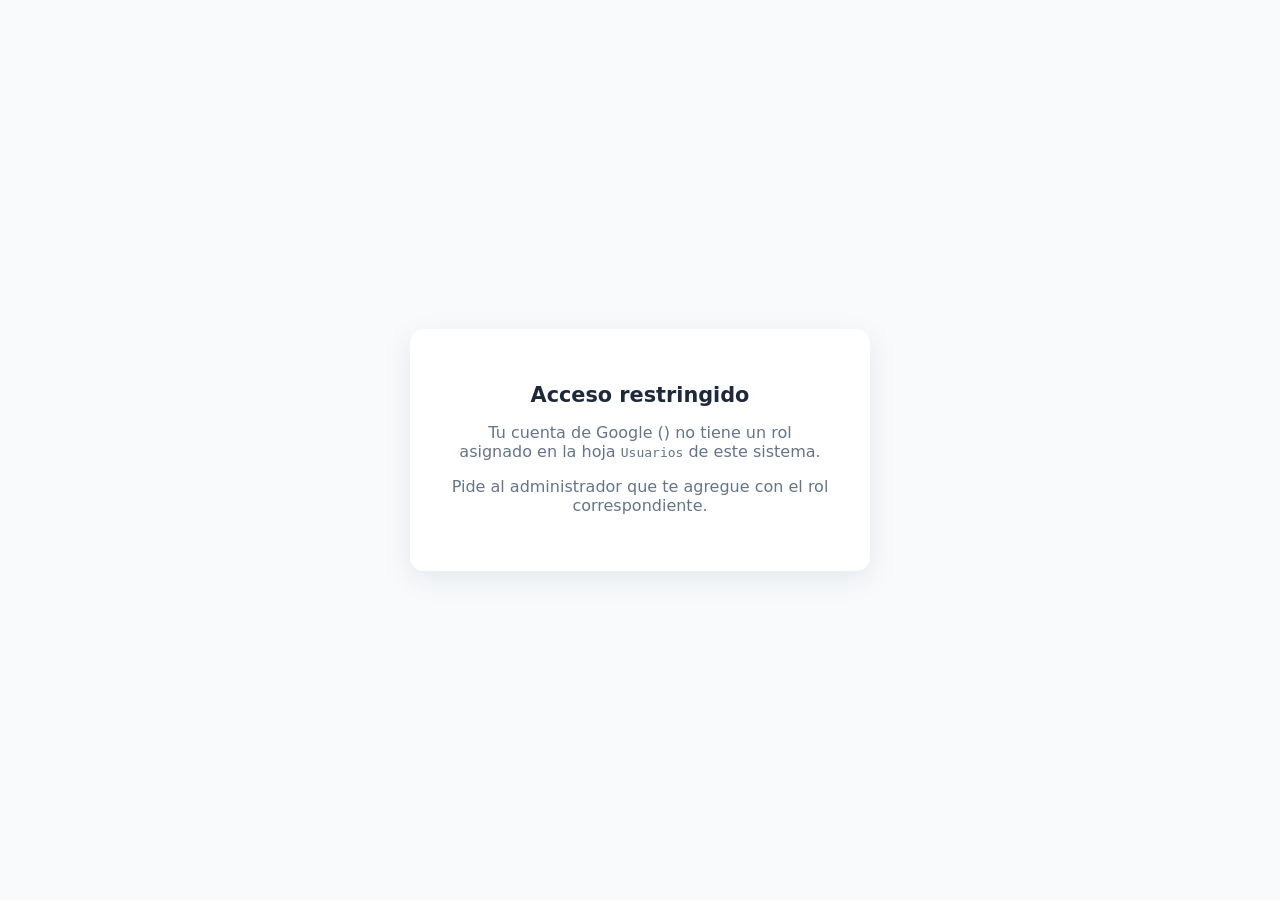
<file: Acceso.html>
<!DOCTYPE html>
<html>
<head>
  <base target="_top">
  <meta charset="UTF-8">
  <style>
    body { font-family: 'Inter', system-ui, sans-serif; display: flex; align-items: center; justify-content: center; height: 100vh; margin: 0; background: #f8fafc; color: #1e293b; }
    .caja { text-align: center; max-width: 380px; padding: 40px; background: #fff; border-radius: 14px; box-shadow: 0 8px 30px rgba(15,23,42,.08); }
    h1 { font-size: 1.3rem; }
    p { color: #64748b; }
  </style>
</head>
<body>
  <div class="caja">
    <h1>Acceso restringido</h1>
    <p>Tu cuenta de Google (<strong><?= usuarioActual ?></strong>) no tiene un rol asignado en la hoja <code>Usuarios</code> de este sistema.</p>
    <p>Pide al administrador que te agregue con el rol correspondiente.</p>
  </div>
</body>
</html>
</file>
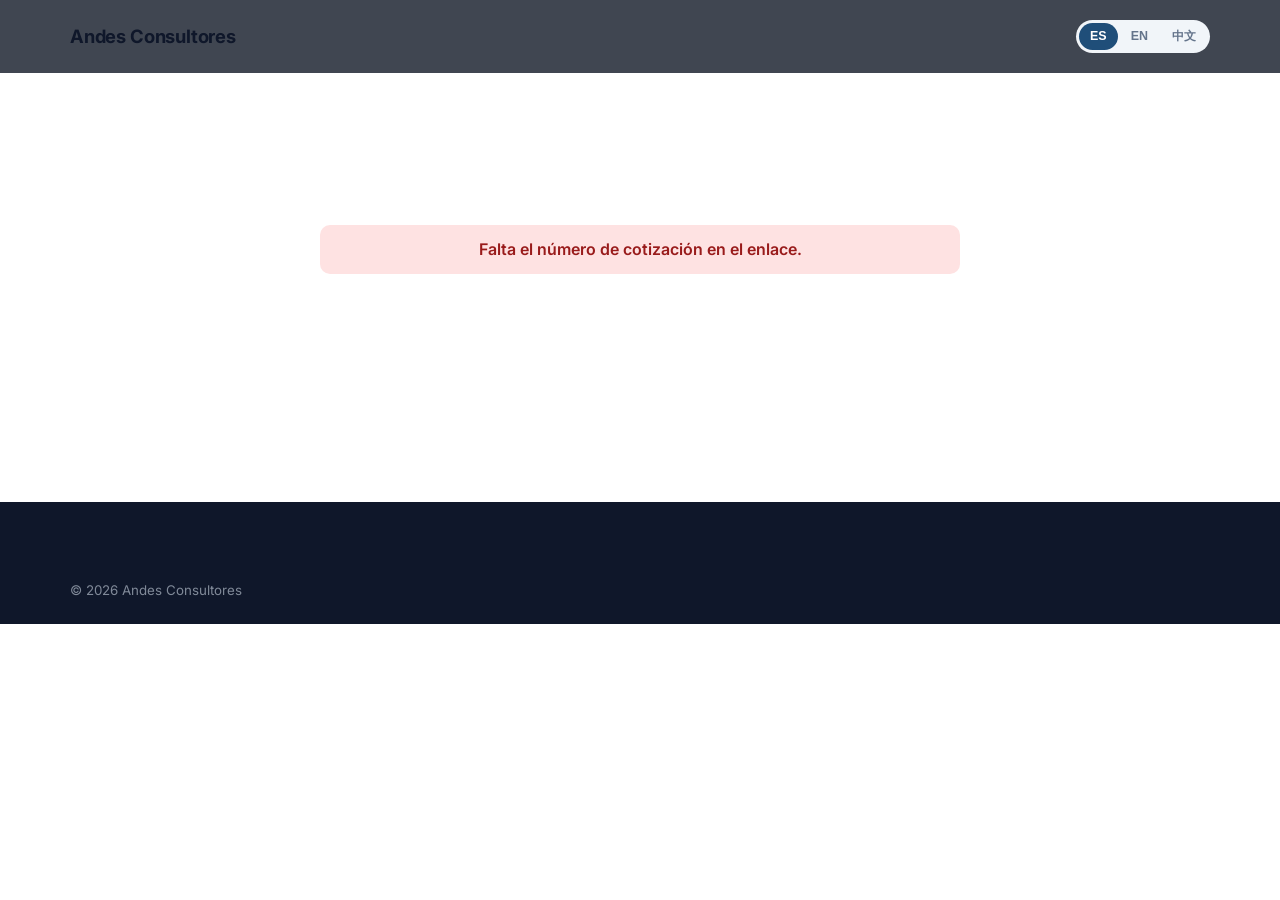
<file: cotizacion.html>
<!DOCTYPE html>
<html lang="es">
<head>
<meta charset="UTF-8">
<meta name="viewport" content="width=device-width, initial-scale=1.0">
<title>Tu cotización</title>
<link href="https://fonts.googleapis.com/css2?family=Inter:wght@400;500;600;700&display=swap" rel="stylesheet">
<link rel="stylesheet" href="css/estilo.css">
</head>
<body>
<header class="cabecera"><div class="contenedor"><a class="logo" href="index.html" id="logo-empresa">—</a>
  <div class="selector-idioma" id="selector-idioma" role="group" aria-label="Idioma / Language / 语言">
    <button type="button" data-idioma="es">ES</button><button type="button" data-idioma="en">EN</button><button type="button" data-idioma="zh">中文</button>
  </div>
</div></header>
<main>
  <section>
    <div class="contenedor" style="max-width:720px">
      <div id="cotizacion" class="cargando"></div>
    </div>
  </section>
</main>
<footer class="pie"><div class="contenedor"><small id="pie-empresa"></small></div></footer>

<script src="js/i18n.js"></script>
<script src="js/config.js"></script>
<script>
(async function () {
  document.getElementById('cotizacion').textContent = I18n.t('cargando_cotizacion');
  document.getElementById('selector-idioma').addEventListener('click', function (ev) {
    var btn = ev.target.closest('[data-idioma]'); if (!btn) { return; }
    I18n.setIdioma(btn.getAttribute('data-idioma')); pintarSelector_(); cargar().catch(manejarError_);
  });
  function pintarSelector_() {
    document.querySelectorAll('#selector-idioma button').forEach(function (b) { b.classList.toggle('activo', b.getAttribute('data-idioma') === I18n.idioma()); });
  }
  pintarSelector_();

  await window.Sitio.iniciar();
  document.getElementById('logo-empresa').textContent = window.Sitio.estado.config.empresa_nombre || '';
  document.getElementById('pie-empresa').textContent = '© ' + new Date().getFullYear() + ' ' + (window.Sitio.estado.config.empresa_nombre || '');

  function esc(s) { var d = document.createElement('div'); d.textContent = s === undefined || s === null ? '' : String(s); return d.innerHTML; }
  var fmt = function (n) { return '$' + Math.round(Number(n)).toLocaleString('es-CL'); };

  var id = new URLSearchParams(location.search).get('id');
  var cont = document.getElementById('cotizacion');
  if (!id) { cont.innerHTML = '<p class="mensaje-estado error">' + I18n.t('falta_id_cotizacion') + '</p>'; return; }

  async function cargar() {
    var c = await window.Sitio.llamarApi('cotizacion.obtener', { id_cotizacion: id });
    var filas = c.items.map(function (l) {
      return '<tr><td>' + esc(l.nombre_item) + (l.plan_item ? ' — ' + esc(l.plan_item) : '') + '</td><td>' + l.cantidad + '</td><td>' + fmt(l.precio_unitario) + '</td></tr>';
    }).join('');
    var puedeResponder = c.estado === 'enviada';
    cont.innerHTML =
      '<div class="seccion-encabezado"><h2>' + esc(I18n.t('cotizacion_titulo', { id: c.id_cotizacion })) + '</h2>' +
      '<p>' + esc(I18n.t('cotizacion_para', { nombre: c.cliente_nombre, estado: c.estado })) + '</p></div>' +
      '<table class="comparativa"><thead><tr><th>' + I18n.t('col_item') + '</th><th>' + I18n.t('col_cantidad') + '</th><th>' + I18n.t('col_precio') + '</th></tr></thead><tbody>' + filas + '</tbody></table>' +
      '<p style="text-align:right; margin-top:16px">' + I18n.t('subtotal') + ': ' + fmt(c.subtotal) + '<br>' + I18n.t('descuento') + ': ' + fmt(c.descuento) +
      '<br>' + I18n.t('iva') + ': ' + fmt(c.impuesto) + '<br><strong style="font-size:1.3rem">' + I18n.t('total_pagar') + ': ' + fmt(c.total) + '</strong></p>' +
      '<p><a href="' + c.url_pdf + '" target="_blank">' + I18n.t('ver_pdf_cotizacion') + '</a></p>' +
      (puedeResponder
        ? '<div class="acciones" style="display:flex; gap:14px; margin-top:20px">' +
          '<button class="btn btn-primario" id="btn-aceptar">' + I18n.t('aceptar_cotizacion') + '</button>' +
          '<button class="btn btn-secundario" id="btn-rechazar">' + I18n.t('rechazar_cotizacion') + '</button></div>'
        : '') +
      '<p id="mensaje-respuesta"></p>';

    if (puedeResponder) {
      document.getElementById('btn-aceptar').addEventListener('click', function () { responder_(true); });
      document.getElementById('btn-rechazar').addEventListener('click', function () { responder_(false); });
    }
  }

  async function responder_(aceptar) {
    var msj = document.getElementById('mensaje-respuesta');
    msj.textContent = I18n.t('enviando_respuesta');
    try {
      await window.Sitio.llamarApi('cotizacion.responder', { id_cotizacion: id, aceptar: aceptar });
      if (aceptar) {
        msj.innerHTML = '<span class="mensaje-estado ok">' + I18n.t('contrato_generando') + '</span>' + await formasDePago_();
      } else {
        msj.innerHTML = '<span class="mensaje-estado">' + I18n.t('cotizacion_rechazada') + '</span>';
      }
      cargar();
    } catch (e) { msj.innerHTML = '<span class="mensaje-estado error">' + e.message + '</span>'; }
  }

  async function formasDePago_() {
    try {
      var m = await window.Sitio.llamarApi('pagos.datos', {});
      var t = m.detalle.transferencia;
      var bloques = [];
      if (t && t.numero) {
        bloques.push('<strong>Transferencia:</strong> ' + esc(t.banco) + ', ' + esc(t.tipo_cuenta) + ' ' + esc(t.numero) + ', RUT ' + esc(t.rut) + ' (' + esc(t.titular) + '). Envía tu comprobante a ' + esc(t.email) + '.');
      }
      if (m.detalle.paypal) { bloques.push('<strong>PayPal:</strong> <a href="https://' + esc(m.detalle.paypal.replace(/^https?:\/\//, '')) + '" target="_blank">' + esc(m.detalle.paypal) + '</a>'); }
      if (m.detalle.mercado_pago) { bloques.push('<strong>Mercado Pago:</strong> te enviaremos el link de pago por correo.'); }
      if (m.detalle.whatsapp) { bloques.push('<strong>WhatsApp:</strong> <a href="https://wa.me/' + esc(m.detalle.whatsapp) + '" target="_blank">coordinar pago</a>'); }
      return bloques.length ? '<div class="campo" style="margin-top:16px"><label>' + I18n.t('como_pagar') + '</label><p>' + bloques.join('<br>') + '</p></div>' : '';
    } catch (e) { return ''; }
  }

  function manejarError_(e) { cont.innerHTML = '<p class="mensaje-estado error">' + I18n.t('no_se_pudo_cargar_cotizacion', { error: e.message }) + '</p>'; }
  try { await cargar(); } catch (e) { manejarError_(e); }
})();
</script>
</body>
</html>
</file>
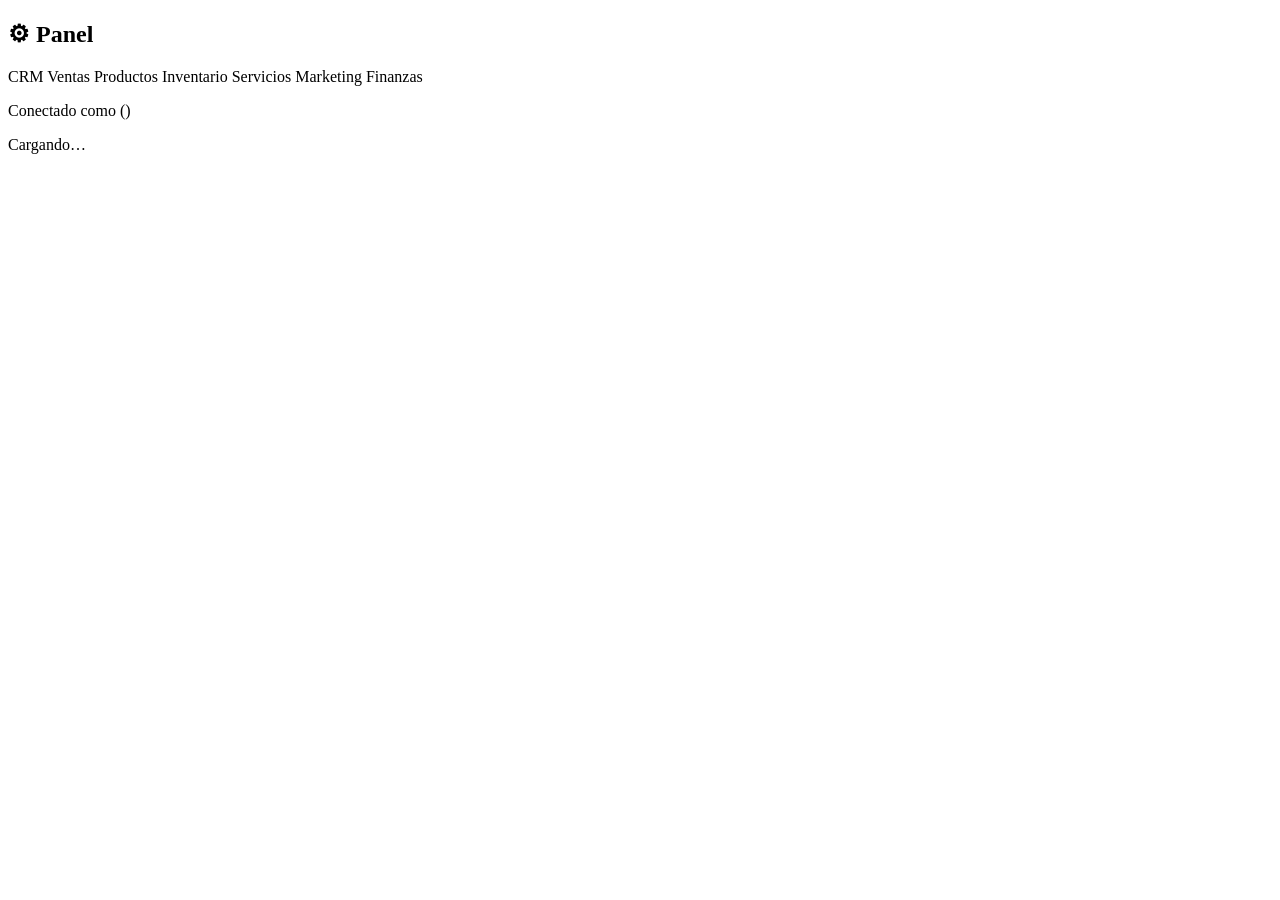
<file: Dashboard.html>
<!DOCTYPE html>
<html>
<head>
  <base target="_top">
  <meta charset="UTF-8">
  <meta name="viewport" content="width=device-width, initial-scale=1.0">
  <title>Panel de administración</title>
  <?!= incluir('Dashboard_Css'); ?>
</head>
<body>
  <div class="app">
    <aside class="barra-lateral">
      <h1>⚙ Panel</h1>
      <nav>
        <a data-modulo="CRM" onclick="irAModulo('CRM')">CRM</a>
        <a data-modulo="Ventas" onclick="irAModulo('Ventas')">Ventas</a>
        <a data-modulo="Productos" onclick="irAModulo('Productos')">Productos</a>
        <a data-modulo="Inventario" onclick="irAModulo('Inventario')">Inventario</a>
        <a data-modulo="Servicios" onclick="irAModulo('Servicios')">Servicios</a>
        <a data-modulo="Marketing" onclick="irAModulo('Marketing')">Marketing</a>
        <a data-modulo="Finanzas" onclick="irAModulo('Finanzas')">Finanzas</a>
      </nav>
    </aside>
    <main class="principal">
      <p class="usuario-actual">Conectado como <?= usuario.email ?> (<?= usuario.rol ?>)</p>
      <div id="panel-principal"><div class="cargando">Cargando…</div></div>
    </main>
  </div>
  <?!= incluir('Dashboard_Js'); ?>
</body>
</html>
</file>
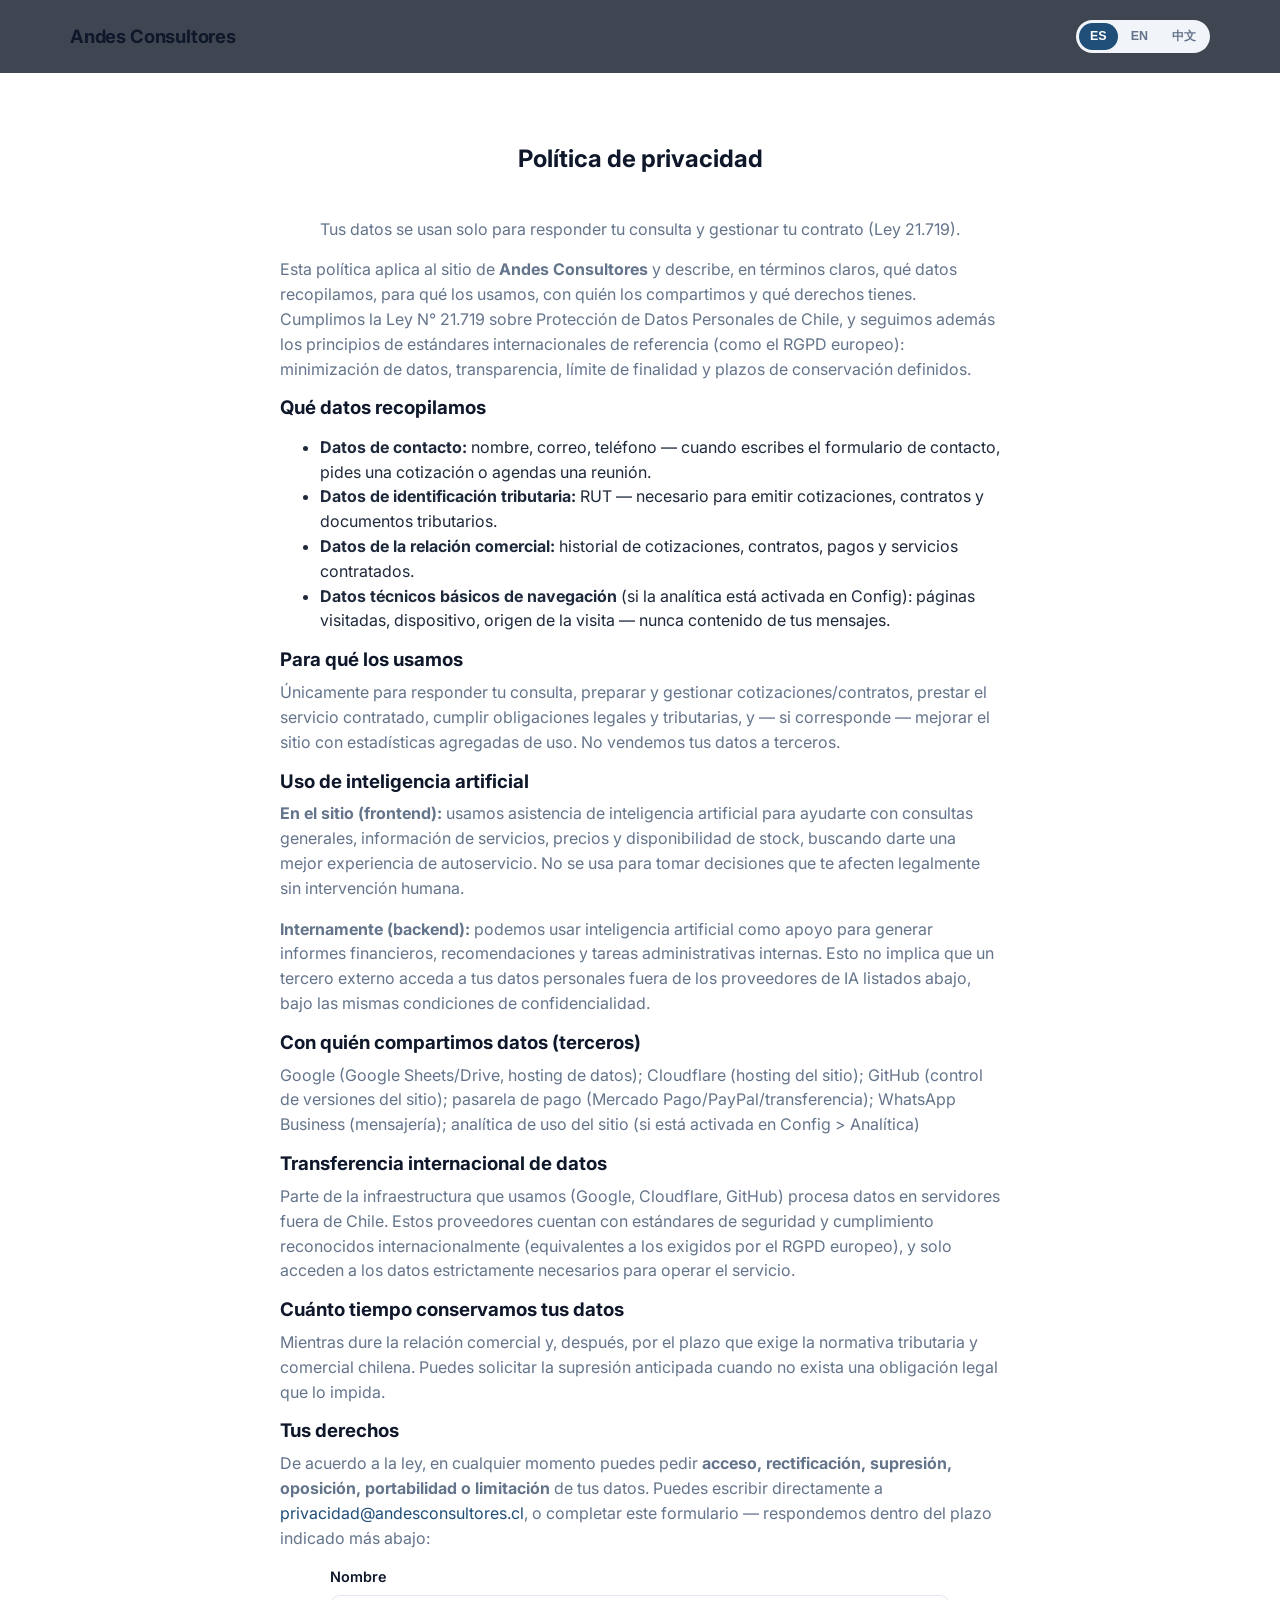
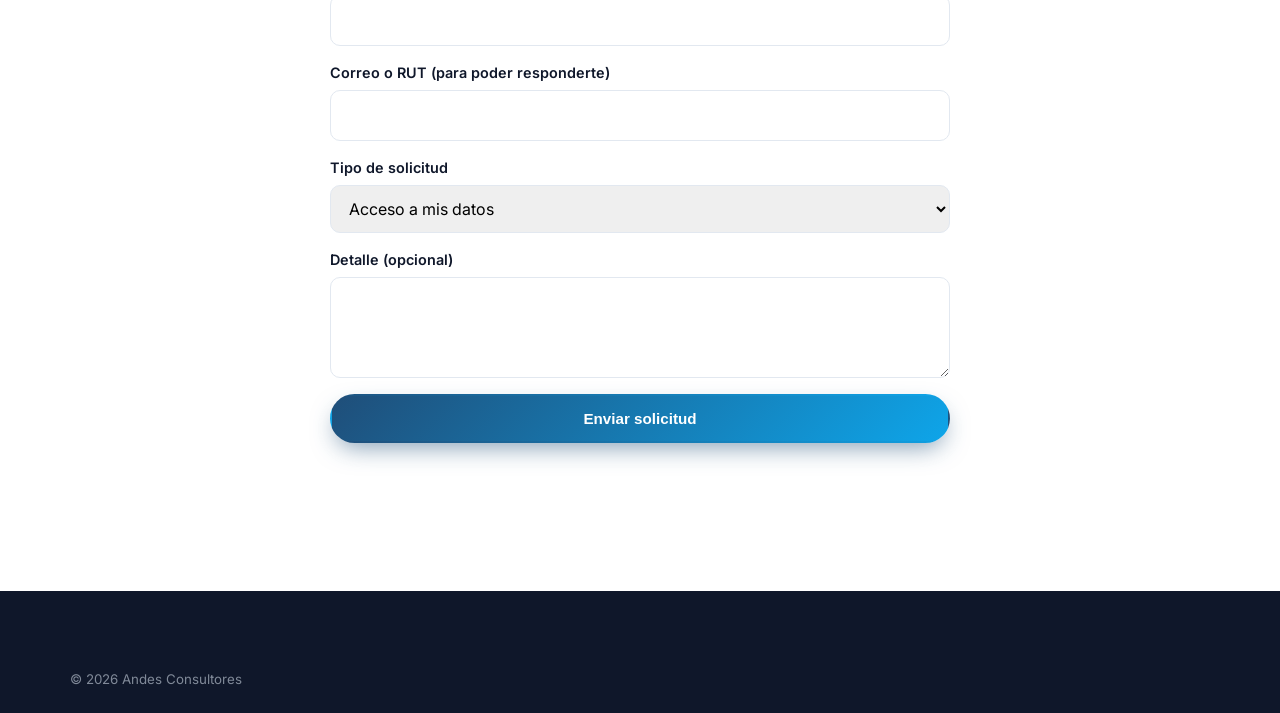
<file: privacidad.html>
<!DOCTYPE html>
<html lang="es">
<head>
<meta charset="UTF-8">
<meta name="viewport" content="width=device-width, initial-scale=1.0">
<title>Política de privacidad</title>
<link href="https://fonts.googleapis.com/css2?family=Inter:wght@400;500;600;700&display=swap" rel="stylesheet">
<link rel="stylesheet" href="css/estilo.css">
</head>
<body>
<header class="cabecera"><div class="contenedor"><a class="logo" href="index.html" id="logo-empresa">—</a>
  <div class="selector-idioma" id="selector-idioma" role="group" aria-label="Idioma / Language / 语言">
    <button type="button" data-idioma="es">ES</button><button type="button" data-idioma="en">EN</button><button type="button" data-idioma="zh">中文</button>
  </div>
</div></header>
<main>
  <section>
    <div class="contenedor" style="max-width:760px">
      <div class="seccion-encabezado"><h2 id="titulo-politica"></h2></div>
      <p id="aviso-corto" style="text-align:center; color:var(--color-texto-suave)"></p>

      <div id="cuerpo-politica"></div>

      <form class="formulario" id="form-arco">
        <div class="campo"><label id="lbl-nombre">Nombre</label><input name="nombre" type="text"></div>
        <div class="campo"><label id="lbl-contacto">Correo o RUT (para poder responderte)</label><input required name="contacto" type="text"></div>
        <div class="campo"><label id="lbl-tipo">Tipo de solicitud</label>
          <select name="tipo" required id="select-tipo">
            <option value="acceso">Acceso a mis datos</option>
            <option value="rectificacion">Rectificación de datos inexactos</option>
            <option value="supresion">Supresión de mis datos</option>
            <option value="oposicion">Oposición a un tratamiento</option>
            <option value="portabilidad">Portabilidad a otro responsable</option>
            <option value="limitacion">Limitación del tratamiento</option>
          </select>
        </div>
        <div class="campo"><label id="lbl-detalle">Detalle (opcional)</label><textarea name="detalle" rows="3"></textarea></div>
        <button class="btn btn-primario" type="submit" id="btn-enviar-arco">Enviar solicitud</button>
        <div id="estado-arco"></div>
      </form>
    </div>
  </section>
</main>
<footer class="pie"><div class="contenedor"><small id="pie-empresa"></small></div></footer>

<script src="js/i18n.js"></script>
<script src="js/config.js"></script>
<script>
(async function () {
  function esc(s) { var d = document.createElement('div'); d.textContent = s === undefined || s === null ? '' : String(s); return d.innerHTML; }

  // ---- Textos legales completos por idioma. Los valores entre {} se completan con datos
  // reales de Config (nombre de la empresa, correo del encargado, terceros configurados) — así
  // el texto siempre refleja lo que hay cargado en la hoja, sin quedar desactualizado. ----
  var TEXTOS = {
    es: {
      titulo: 'Política de privacidad', enviando: 'Enviando…', enviar: 'Enviar solicitud',
      lblNombre: 'Nombre', lblContacto: 'Correo o RUT (para poder responderte)', lblTipo: 'Tipo de solicitud', lblDetalle: 'Detalle (opcional)',
      tipos: { acceso: 'Acceso a mis datos', rectificacion: 'Rectificación de datos inexactos', supresion: 'Supresión de mis datos', oposicion: 'Oposición a un tratamiento', portabilidad: 'Portabilidad a otro responsable', limitacion: 'Limitación del tratamiento' },
      ok: function (id, fecha) { return 'Solicitud ' + id + ' recibida. Te responderemos antes del ' + fecha + '.'; },
      cuerpo: function (v) {
        return (
          '<p>Esta política aplica al sitio de <strong>' + v.empresa + '</strong> y describe, en términos claros, qué datos recopilamos, para qué los usamos, ' +
          'con quién los compartimos y qué derechos tienes. Cumplimos la Ley N° 21.719 sobre Protección de Datos Personales de Chile, y seguimos además ' +
          'los principios de estándares internacionales de referencia (como el RGPD europeo): minimización de datos, transparencia, límite de finalidad y plazos de conservación definidos.</p>' +
          '<h3>Qué datos recopilamos</h3><ul>' +
          '<li><strong>Datos de contacto:</strong> nombre, correo, teléfono — cuando escribes el formulario de contacto, pides una cotización o agendas una reunión.</li>' +
          '<li><strong>Datos de identificación tributaria:</strong> RUT — necesario para emitir cotizaciones, contratos y documentos tributarios.</li>' +
          '<li><strong>Datos de la relación comercial:</strong> historial de cotizaciones, contratos, pagos y servicios contratados.</li>' +
          '<li><strong>Datos técnicos básicos de navegación</strong> (si la analítica está activada en Config): páginas visitadas, dispositivo, origen de la visita — nunca contenido de tus mensajes.</li>' +
          '</ul>' +
          '<h3>Para qué los usamos</h3><p>Únicamente para responder tu consulta, preparar y gestionar cotizaciones/contratos, prestar el servicio contratado, cumplir obligaciones legales y tributarias, y — si corresponde — mejorar el sitio con estadísticas agregadas de uso. No vendemos tus datos a terceros.</p>' +
          '<h3>Uso de inteligencia artificial</h3>' +
          (v.iaFrontend ? '<p><strong>En el sitio (frontend):</strong> usamos asistencia de inteligencia artificial para ayudarte con consultas generales, información de servicios, precios y disponibilidad de stock, buscando darte una mejor experiencia de autoservicio. No se usa para tomar decisiones que te afecten legalmente sin intervención humana.</p>' : '') +
          (v.iaBackend ? '<p><strong>Internamente (backend):</strong> podemos usar inteligencia artificial como apoyo para generar informes financieros, recomendaciones y tareas administrativas internas. Esto no implica que un tercero externo acceda a tus datos personales fuera de los proveedores de IA listados abajo, bajo las mismas condiciones de confidencialidad.</p>' : '') +
          '<h3>Con quién compartimos datos (terceros)</h3><p>' + esc(v.terceros) + '</p>' +
          '<h3>Transferencia internacional de datos</h3><p>Parte de la infraestructura que usamos (Google, Cloudflare, GitHub) procesa datos en servidores fuera de Chile. Estos proveedores cuentan con estándares de seguridad y cumplimiento reconocidos internacionalmente (equivalentes a los exigidos por el RGPD europeo), y solo acceden a los datos estrictamente necesarios para operar el servicio.</p>' +
          '<h3>Cuánto tiempo conservamos tus datos</h3><p>Mientras dure la relación comercial y, después, por el plazo que exige la normativa tributaria y comercial chilena. Puedes solicitar la supresión anticipada cuando no exista una obligación legal que lo impida.</p>' +
          '<h3>Tus derechos</h3><p>De acuerdo a la ley, en cualquier momento puedes pedir <strong>acceso, rectificación, supresión, oposición, portabilidad o limitación</strong> de tus datos. Puedes escribir directamente a <a href="mailto:' + esc(v.email) + '">' + esc(v.email) + '</a>, o completar este formulario — respondemos dentro del plazo indicado más abajo:</p>'
        );
      }
    },
    en: {
      titulo: 'Privacy policy', enviando: 'Sending…', enviar: 'Send request',
      lblNombre: 'Name', lblContacto: 'Email or tax ID (so we can reply)', lblTipo: 'Request type', lblDetalle: 'Details (optional)',
      tipos: { acceso: 'Access my data', rectificacion: 'Correct inaccurate data', supresion: 'Delete my data', oposicion: 'Object to processing', portabilidad: 'Port data to another controller', limitacion: 'Restrict processing' },
      ok: function (id, fecha) { return 'Request ' + id + ' received. We will respond by ' + fecha + '.'; },
      cuerpo: function (v) {
        return (
          '<p>This policy applies to the <strong>' + v.empresa + '</strong> website and explains, in plain terms, what data we collect, what we use it for, ' +
          'who we share it with, and what rights you have. We comply with Chilean Law No. 21.719 on Personal Data Protection, and we also follow the ' +
          'principles of internationally recognized standards (such as the EU GDPR): data minimization, transparency, purpose limitation, and defined retention periods.</p>' +
          '<h3>What data we collect</h3><ul>' +
          '<li><strong>Contact details:</strong> name, email, phone — when you use the contact form, request a quote, or book a meeting.</li>' +
          '<li><strong>Tax identification:</strong> tax ID — needed to issue quotes, contracts and tax documents.</li>' +
          '<li><strong>Business relationship data:</strong> history of quotes, contracts, payments and contracted services.</li>' +
          '<li><strong>Basic technical browsing data</strong> (if analytics is enabled in Config): pages visited, device, referral source — never the content of your messages.</li>' +
          '</ul>' +
          '<h3>What we use it for</h3><p>Only to answer your inquiry, prepare and manage quotes/contracts, deliver the contracted service, meet legal and tax obligations, and — where applicable — improve the site using aggregated usage statistics. We do not sell your data to third parties.</p>' +
          '<h3>Use of artificial intelligence</h3>' +
          (v.iaFrontend ? '<p><strong>On the site (frontend):</strong> we use AI assistance to help with general inquiries, service information, pricing and stock availability, aiming for a better self-service experience. It is not used to make legally significant decisions about you without human involvement.</p>' : '') +
          (v.iaBackend ? '<p><strong>Internally (backend):</strong> we may use AI to help generate financial reports, recommendations, and internal administrative tasks. This does not mean an outside party accesses your personal data beyond the AI providers listed below, under the same confidentiality terms.</p>' : '') +
          '<h3>Who we share data with (third parties)</h3><p>' + esc(v.terceros) + '</p>' +
          '<h3>International data transfers</h3><p>Part of the infrastructure we use (Google, Cloudflare, GitHub) processes data on servers outside Chile. These providers maintain internationally recognized security and compliance standards (equivalent to those required under the EU GDPR), and only access the data strictly necessary to operate the service.</p>' +
          '<h3>How long we keep your data</h3><p>For as long as the business relationship lasts, and afterward for the period required by Chilean tax and commercial regulations. You may request early deletion where no legal obligation prevents it.</p>' +
          '<h3>Your rights</h3><p>Under the law, you may at any time request <strong>access, correction, deletion, objection, portability, or restriction</strong> of your data. You can write directly to <a href="mailto:' + esc(v.email) + '">' + esc(v.email) + '</a>, or fill out this form — we respond within the deadline shown below:</p>'
        );
      }
    },
    zh: {
      titulo: '隐私政策', enviando: '正在发送…', enviar: '提交申请',
      lblNombre: '姓名', lblContacto: '邮箱或税号（以便我们回复您）', lblTipo: '申请类型', lblDetalle: '详情（可选）',
      tipos: { acceso: '访问我的数据', rectificacion: '更正不准确的数据', supresion: '删除我的数据', oposicion: '反对处理', portabilidad: '将数据转移至其他责任方', limitacion: '限制处理' },
      ok: function (id, fecha) { return '申请 ' + id + ' 已收到，我们将在 ' + fecha + ' 前回复您。'; },
      cuerpo: function (v) {
        return (
          '<p>本政策适用于 <strong>' + v.empresa + '</strong> 网站，明确说明我们收集哪些数据、用途、共享对象以及您享有的权利。我们遵守智利第21.719号《个人数据保护法》，' +
          '并遵循国际公认标准（如欧盟GDPR）的原则：数据最小化、透明度、目的限制以及明确的保留期限。</p>' +
          '<h3>我们收集哪些数据</h3><ul>' +
          '<li><strong>联系信息：</strong>姓名、邮箱、电话——当您使用联系表单、申请报价或预约会议时。</li>' +
          '<li><strong>税务识别信息：</strong>税号——用于开具报价单、合同和税务文件。</li>' +
          '<li><strong>业务往来数据：</strong>报价单、合同、付款及已签约服务的历史记录。</li>' +
          '<li><strong>基础浏览技术数据</strong>（如Config中启用了统计分析）：访问页面、设备信息、来源渠道——绝不包括您的留言内容。</li>' +
          '</ul>' +
          '<h3>用途</h3><p>仅用于回复您的咨询、准备和管理报价/合同、提供已签约服务、履行法律和税务义务，以及（如适用）通过汇总使用统计改进网站。我们不会将您的数据出售给第三方。</p>' +
          '<h3>人工智能的使用</h3>' +
          (v.iaFrontend ? '<p><strong>网站端（前端）：</strong>我们使用人工智能协助解答一般咨询、提供服务信息、价格及库存情况，以提升自助服务体验。人工智能不会在无人工介入的情况下对您作出具有法律意义的决定。</p>' : '') +
          (v.iaBackend ? '<p><strong>内部（后端）：</strong>我们可能使用人工智能协助生成财务报告、建议及内部行政事务。这并不意味着下方列出的AI服务提供商之外的第三方能访问您的个人数据，且均在同等保密条款下进行。</p>' : '') +
          '<h3>数据共享对象（第三方）</h3><p>' + esc(v.terceros) + '</p>' +
          '<h3>数据跨境传输</h3><p>我们使用的部分基础设施（Google、Cloudflare、GitHub）在智利境外的服务器上处理数据。这些服务商均具备国际公认的安全与合规标准（相当于欧盟GDPR的要求），且仅访问运营服务所必需的数据。</p>' +
          '<h3>数据保留期限</h3><p>在业务关系存续期间，以及此后按智利税务和商业法规要求的期限保留。在无法律义务限制的情况下，您可以申请提前删除。</p>' +
          '<h3>您的权利</h3><p>根据法律规定，您可以随时申请<strong>访问、更正、删除、反对处理、数据可携带或限制处理</strong>您的数据。您可以直接致信 <a href="mailto:' + esc(v.email) + '">' + esc(v.email) + '</a>，或填写以下表单——我们将在下方注明的期限内回复：</p>'
        );
      }
    }
  };

  await window.Sitio.iniciar();
  var c = window.Sitio.estado.config;
  document.getElementById('logo-empresa').textContent = c.empresa_nombre || '';
  document.getElementById('pie-empresa').textContent = '© ' + new Date().getFullYear() + ' ' + (c.empresa_nombre || '');

  var valores = {
    empresa: c.empresa_nombre || '', email: c.privacidad_encargado_email || c.empresa_correo || '',
    terceros: c.privacidad_terceros || '', iaFrontend: c.privacidad_usa_ia_frontend !== false && c.privacidad_usa_ia_frontend !== 'FALSE',
    iaBackend: c.privacidad_usa_ia_backend !== false && c.privacidad_usa_ia_backend !== 'FALSE'
  };

  function pintar_() {
    var t = TEXTOS[I18n.idioma()] || TEXTOS.es;
    document.documentElement.setAttribute('lang', I18n.idioma());
    document.getElementById('titulo-politica').textContent = t.titulo;
    document.getElementById('aviso-corto').textContent = c.privacidad_aviso_corto || '';
    document.getElementById('cuerpo-politica').innerHTML = t.cuerpo(valores);
    document.getElementById('lbl-nombre').textContent = t.lblNombre;
    document.getElementById('lbl-contacto').textContent = t.lblContacto;
    document.getElementById('lbl-tipo').textContent = t.lblTipo;
    document.getElementById('lbl-detalle').textContent = t.lblDetalle;
    document.getElementById('btn-enviar-arco').textContent = t.enviar;
    var select = document.getElementById('select-tipo');
    Array.prototype.forEach.call(select.options, function (opt) { opt.textContent = t.tipos[opt.value] || opt.value; });
    document.querySelectorAll('#selector-idioma button').forEach(function (b) { b.classList.toggle('activo', b.getAttribute('data-idioma') === I18n.idioma()); });
  }
  document.getElementById('selector-idioma').addEventListener('click', function (ev) {
    var btn = ev.target.closest('[data-idioma]'); if (!btn) { return; }
    I18n.setIdioma(btn.getAttribute('data-idioma')); pintar_();
  });
  pintar_();

  document.getElementById('form-arco').addEventListener('submit', async function (ev) {
    ev.preventDefault();
    var t = TEXTOS[I18n.idioma()] || TEXTOS.es;
    var fd = new FormData(ev.target);
    var contacto = fd.get('contacto').trim();
    var esRut = /^\d{7,8}-[\dkK]$/.test(contacto);
    var estadoDiv = document.getElementById('estado-arco');
    estadoDiv.innerHTML = '<p class="mensaje-estado">' + t.enviando + '</p>';
    try {
      var datos = await window.Sitio.llamarApi('privacidad.solicitar', {
        nombre: fd.get('nombre'), email: esRut ? '' : contacto, id_cliente: esRut ? contacto : '',
        tipo: fd.get('tipo'), detalle: fd.get('detalle')
      });
      estadoDiv.innerHTML = '<p class="mensaje-estado ok">' + esc(t.ok(datos.id_solicitud, new Date(datos.plazo).toLocaleDateString(I18n.idioma() === 'zh' ? 'zh-CN' : (I18n.idioma() === 'en' ? 'en-US' : 'es-CL')))) + '</p>';
      ev.target.reset();
    } catch (e) { estadoDiv.innerHTML = '<p class="mensaje-estado error">' + esc(e.message) + '</p>'; }
  });
})();
</script>
</body>
</html>
</file>
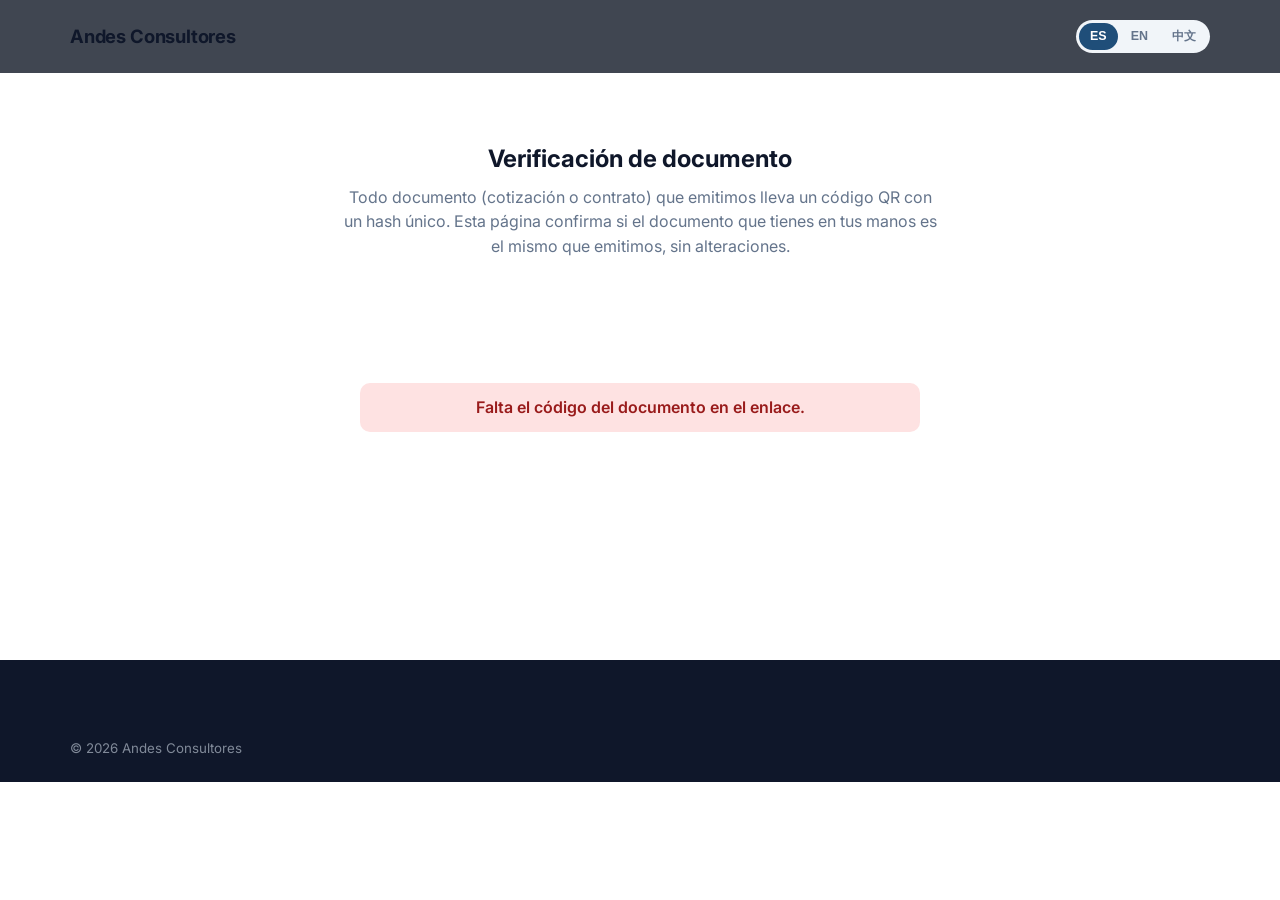
<file: verificacion.html>
<!DOCTYPE html>
<html lang="es">
<head>
<meta charset="UTF-8">
<meta name="viewport" content="width=device-width, initial-scale=1.0">
<title>Verificación de documento</title>
<link href="https://fonts.googleapis.com/css2?family=Inter:wght@400;500;600;700&display=swap" rel="stylesheet">
<link rel="stylesheet" href="css/estilo.css">
</head>
<body>
<header class="cabecera"><div class="contenedor"><a class="logo" href="index.html" id="logo-empresa">—</a>
  <div class="selector-idioma" id="selector-idioma" role="group" aria-label="Idioma / Language / 语言">
    <button type="button" data-idioma="es">ES</button><button type="button" data-idioma="en">EN</button><button type="button" data-idioma="zh">中文</button>
  </div>
</div></header>
<main>
  <section>
    <div class="contenedor" style="max-width:640px">
      <div class="seccion-encabezado"><h2 id="titulo-verificacion"></h2>
        <p id="intro-verificacion"></p>
      </div>
      <div id="resultado" class="cargando"></div>
    </div>
  </section>
</main>
<footer class="pie"><div class="contenedor"><small id="pie-empresa"></small></div></footer>

<script src="js/i18n.js"></script>
<script src="js/config.js"></script>
<script>
(async function () {
  function pintarTextosFijos_() {
    document.getElementById('titulo-verificacion').textContent = I18n.t('verificacion_titulo');
    document.getElementById('intro-verificacion').textContent = I18n.t('verificacion_intro');
    document.getElementById('resultado').textContent = I18n.t('verificando_documento');
    document.querySelectorAll('#selector-idioma button').forEach(function (b) { b.classList.toggle('activo', b.getAttribute('data-idioma') === I18n.idioma()); });
  }
  document.getElementById('selector-idioma').addEventListener('click', function (ev) {
    var btn = ev.target.closest('[data-idioma]'); if (!btn) { return; }
    I18n.setIdioma(btn.getAttribute('data-idioma')); pintarTextosFijos_(); verificar_();
  });
  pintarTextosFijos_();

  await window.Sitio.iniciar();
  document.getElementById('logo-empresa').textContent = window.Sitio.estado.config.empresa_nombre || '';
  document.getElementById('pie-empresa').textContent = '© ' + new Date().getFullYear() + ' ' + (window.Sitio.estado.config.empresa_nombre || '');

  var params = new URLSearchParams(location.search);
  var hash = params.get('hash');
  var resultado = document.getElementById('resultado');
  if (!hash) { resultado.innerHTML = '<p class="mensaje-estado error">' + I18n.t('falta_codigo_documento') + '</p>'; return; }

  async function verificar_() {
    try {
      var datos = await window.Sitio.llamarApi('firma.verificar', { hash: hash });
      if (datos.valido) {
        resultado.innerHTML =
          '<p class="mensaje-estado ok">' + I18n.t('documento_valido_sin_alterar') + '</p>' +
          '<p><strong>' + I18n.t('tipo_documento') + ':</strong> ' + datos.tipo_documento + '<br>' +
          '<strong>' + I18n.t('numero_documento') + ':</strong> ' + datos.id_documento + '<br>' +
          '<strong>' + I18n.t('fecha_documento') + ':</strong> ' + new Date(datos.fecha).toLocaleDateString('es-CL') + '</p>' +
          '<p style="color:var(--color-texto-suave); font-size:.85rem">' + I18n.t('nota_firma') + '</p>';
      } else {
        resultado.innerHTML = '<p class="mensaje-estado error">' + I18n.t('documento_invalido_revocado') + '</p>';
      }
    } catch (e) {
      resultado.innerHTML = '<p class="mensaje-estado error">' + I18n.t('no_se_pudo_verificar', { error: e.message }) + '</p>';
    }
  }
  await verificar_();
})();
</script>
</body>
</html>
</file>
<file: css/estilo.css>
/* ============================================================================
 * estilo.css — Sistema visual base, 100% dirigido por variables CSS.
 * config.js escribe --color-primario, --color-secundario, etc. leyéndolos de
 * data/config.json, así el administrador cambia la marca desde el Sheet sin
 * tocar este archivo.
 * ========================================================================== */

:root {
  --color-primario: #1d4ed8;
  --color-secundario: #0f172a;
  --color-acento: #f59e0b;
  --color-terciario: #0ea5e9;
  --color-fondo: #ffffff;
  --color-texto: #1e293b;
  --color-texto-suave: #64748b;
  --color-borde: #e2e8f0;
  --radio: 14px;
  --sombra: 0 8px 30px rgba(15, 23, 42, 0.08);
  --sombra-fuerte: 0 20px 50px rgba(15, 23, 42, 0.16);
  --degradado-marca: linear-gradient(135deg, var(--color-primario), var(--color-terciario));
  --transicion: .25s cubic-bezier(.4, 0, .2, 1);
  /* config.js sobreescribe estas dos con Config.tipografia_titulos/tipografia_texto */
  --fuente-titulos: 'Inter', system-ui, -apple-system, Segoe UI, Roboto, sans-serif;
  --fuente-texto: 'Inter', system-ui, -apple-system, Segoe UI, Roboto, sans-serif;
  --escala-texto: 1;
  --ancho-maximo: 1180px;
}

/* tema_default = "dark" fija el sitio en oscuro; "auto" (por defecto) sigue al sistema
 * del visitante vía prefers-color-scheme; config.js agrega data-theme cuando corresponde. */
:root[data-theme="dark"], :root[data-theme="auto"] {
  --color-fondo-oscuro: #0b1220; --color-texto-oscuro: #e2e8f0; --color-borde-oscuro: #1e293b;
}
:root[data-theme="dark"] { --color-fondo: var(--color-fondo-oscuro); --color-texto: var(--color-texto-oscuro); --color-borde: var(--color-borde-oscuro); }
@media (prefers-color-scheme: dark) {
  :root[data-theme="auto"] { --color-fondo: var(--color-fondo-oscuro); --color-texto: var(--color-texto-oscuro); --color-borde: var(--color-borde-oscuro); }
}

* { box-sizing: border-box; }
html { scroll-behavior: smooth; font-size: calc(16px * var(--escala-texto)); }
body {
  margin: 0; font-family: var(--fuente-texto); color: var(--color-texto); background: var(--color-fondo);
  line-height: 1.55; -webkit-font-smoothing: antialiased;
}
img { max-width: 100%; display: block; }
a { color: var(--color-primario); text-decoration: none; }
h1, h2, h3 { line-height: 1.15; margin: 0 0 .5em; color: var(--color-secundario); font-family: var(--fuente-titulos); }
.insignia { display: inline-block; background: var(--color-terciario); color: #fff; font-size: .75rem; font-weight: 700; padding: 3px 10px; border-radius: 999px; }
.mensaje-mantenimiento { min-height: 70vh; display: flex; align-items: center; justify-content: center; text-align: center; padding: 40px 20px; }
p { margin: 0 0 1em; color: var(--color-texto-suave); }
.contenedor { max-width: var(--ancho-maximo); margin: 0 auto; padding: 0 20px; }
.oculto { display: none !important; }

/* ---- Cabecera / menú ---- */
.cabecera {
  position: sticky; top: 0; z-index: 50; background: rgba(255,255,255,.86); backdrop-filter: blur(10px);
  border-bottom: 1px solid transparent; transition: box-shadow var(--transicion), border-color var(--transicion);
}
:root[data-theme="dark"] .cabecera, :root[data-theme="auto"] .cabecera { background: rgba(11,18,32,.78); }
.cabecera.con-sombra { box-shadow: 0 6px 24px rgba(15,23,42,.08); border-bottom-color: var(--color-borde); }
.cabecera .contenedor { display: flex; align-items: center; justify-content: space-between; height: 72px; }
.cabecera .logo { display: flex; align-items: center; gap: 10px; font-weight: 700; font-size: 1.15rem; color: var(--color-secundario); letter-spacing: -.01em; }
.cabecera .logo img { height: 36px; width: auto; border-radius: 8px; }
.menu-principal { display: flex; gap: 30px; list-style: none; margin: 0; padding: 0; }
.menu-principal a { position: relative; color: var(--color-secundario); font-weight: 500; padding: 4px 0; }
.menu-principal a::after {
  content: ''; position: absolute; left: 0; right: 100%; bottom: -2px; height: 2px; background: var(--degradado-marca);
  border-radius: 2px; transition: right var(--transicion);
}
.menu-principal a:hover { color: var(--color-primario); }
.menu-principal a:hover::after { right: 0; }
.btn-menu-movil { display: none; background: none; border: none; font-size: 1.6rem; cursor: pointer; color: var(--color-secundario); }

/* ---- Selector de idioma (ES/EN/中文) — traducción manual vía columnas _en/_zh en el Sheet ---- */
.selector-idioma { display: flex; gap: 2px; background: var(--color-fondo-alterno, #f1f5f9); border-radius: 999px; padding: 3px; }
.selector-idioma button {
  border: none; background: transparent; padding: 5px 11px; font-size: .78rem; font-weight: 600;
  border-radius: 999px; cursor: pointer; color: var(--color-texto-suave); transition: var(--transicion);
}
.selector-idioma button:hover { color: var(--color-primario); }
.selector-idioma button.activo { background: var(--color-primario); color: #fff; }

@media (max-width: 860px) {
  .btn-menu-movil { display: block; }
  .menu-principal {
    display: none; position: absolute; top: 72px; left: 0; right: 0; background: #fff;
    flex-direction: column; padding: 16px 20px; border-bottom: 1px solid var(--color-borde); gap: 14px;
  }
  .menu-principal.abierto { display: flex; }
}

/* ---- Botones ---- */
.btn {
  position: relative; display: inline-flex; align-items: center; justify-content: center; gap: 8px;
  padding: 14px 28px; border-radius: 999px; font-weight: 600; font-size: .95rem;
  border: 2px solid transparent; cursor: pointer; overflow: hidden; isolation: isolate;
  transition: transform var(--transicion), box-shadow var(--transicion);
}
.btn:hover { transform: translateY(-2px); }
.btn:active { transform: translateY(0); }
/* brillo diagonal que cruza el botón al pasar el mouse, en CSS puro (sin imágenes) */
.btn::before {
  content: ''; position: absolute; inset: 0; z-index: -1; opacity: 0;
  background: linear-gradient(115deg, transparent 30%, rgba(255,255,255,.35) 50%, transparent 70%);
  background-size: 220% 100%; background-position: 120% 0; transition: opacity .2s ease;
}
.btn:hover::before { opacity: 1; animation: brillo-btn .9s ease forwards; }
@keyframes brillo-btn { from { background-position: 120% 0; } to { background-position: -20% 0; } }
.btn-primario { background: var(--degradado-marca); color: #fff; box-shadow: 0 10px 24px -6px color-mix(in srgb, var(--color-primario) 55%, transparent); }
.btn-secundario { background: transparent; border-color: var(--color-secundario); color: var(--color-secundario); }
.btn-secundario:hover { background: var(--color-secundario); color: #fff; }
.btn-acento { background: var(--color-acento); color: #1c1300; box-shadow: 0 10px 24px -6px color-mix(in srgb, var(--color-acento) 55%, transparent); }
.btn-bloque { width: 100%; }

/* ---- Hero ---- */
.seccion-hero {
  position: relative; padding: 100px 0 88px; overflow: hidden;
  background: linear-gradient(180deg, color-mix(in srgb, var(--color-primario) 5%, var(--color-fondo)) 0%, var(--color-fondo) 60%);
}
/* dos manchas de color difuminadas, puramente decorativas y generadas con los colores de
   marca — dan sensación de profundidad sin necesitar ninguna imagen ni librería extra */
.seccion-hero .fondo-decorativo { position: absolute; inset: 0; z-index: 0; pointer-events: none; overflow: hidden; }
.seccion-hero .fondo-decorativo::before, .seccion-hero .fondo-decorativo::after {
  content: ''; position: absolute; width: 480px; height: 480px; border-radius: 50%; filter: blur(90px); opacity: .25;
  animation: flotar 14s ease-in-out infinite;
}
.seccion-hero .fondo-decorativo::before { background: var(--color-primario); top: -160px; left: -120px; }
.seccion-hero .fondo-decorativo::after { background: var(--color-terciario); bottom: -180px; right: -100px; animation-delay: -7s; }
@keyframes flotar { 0%, 100% { transform: translate(0, 0) scale(1); } 50% { transform: translate(30px, -20px) scale(1.08); } }
.seccion-hero .contenedor { position: relative; z-index: 1; display: grid; grid-template-columns: 1.1fr .9fr; gap: 48px; align-items: center; }
.seccion-hero h1 {
  font-size: clamp(2.1rem, 4vw, 3.4rem); background: var(--degradado-marca); -webkit-background-clip: text;
  background-clip: text; color: transparent;
}
.seccion-hero .subtitulo { font-size: 1.18rem; max-width: 46ch; }
.seccion-hero .acciones { display: flex; gap: 14px; flex-wrap: wrap; margin-top: 26px; }
.seccion-hero .medio { position: relative; }
.seccion-hero .medio video, .seccion-hero .medio img {
  border-radius: var(--radio); box-shadow: var(--sombra-fuerte); aspect-ratio: 4/3.2; object-fit: cover;
  transition: transform .4s ease;
}
.seccion-hero .medio:hover video, .seccion-hero .medio:hover img { transform: scale(1.015); }
.seccion-hero model-viewer { width: 100%; height: 420px; border-radius: var(--radio); box-shadow: var(--sombra-fuerte); background: var(--color-borde); }
@media (max-width: 900px) { .seccion-hero .contenedor { grid-template-columns: 1fr; } .seccion-hero .medio { order: -1; } }

/* ---- Aparición suave al hacer scroll (Render.activarReveal) ---- */
.reveal { opacity: 0; transform: translateY(28px); transition: opacity .6s ease, transform .6s ease; }
.reveal-visible { opacity: 1; transform: none; }
@media (prefers-reduced-motion: reduce) { .reveal, .btn::before, .fondo-decorativo::before, .fondo-decorativo::after { transition: none !important; animation: none !important; } .reveal { opacity: 1; transform: none; } }

/* ---- Secciones genéricas ---- */
section { padding: 72px 0; }
.seccion-encabezado { text-align: center; max-width: 640px; margin: 0 auto 44px; }

.seccion-texto-imagen .contenedor { display: grid; grid-template-columns: 1fr 1fr; gap: 48px; align-items: center; }
.seccion-texto-imagen.invertido .contenedor { direction: rtl; }
.seccion-texto-imagen.invertido .contenido { direction: ltr; }
@media (max-width: 860px) { .seccion-texto-imagen .contenedor { grid-template-columns: 1fr; direction: ltr; } }

.grid-tarjetas, .grid-testimonios, .grid-catalogo, .grid-blog {
  display: grid; grid-template-columns: repeat(auto-fit, minmax(260px, 1fr)); gap: 24px;
}
/* dentro de una .reveal, cada tarjeta aparece con un pequeño desfase — sin JS extra */
.reveal-visible .tarjeta:nth-child(1), .reveal-visible .testimonio:nth-child(1) { transition-delay: 0s; }
.reveal-visible .tarjeta:nth-child(2), .reveal-visible .testimonio:nth-child(2) { transition-delay: .08s; }
.reveal-visible .tarjeta:nth-child(3), .reveal-visible .testimonio:nth-child(3) { transition-delay: .16s; }
.reveal-visible .tarjeta:nth-child(4), .reveal-visible .testimonio:nth-child(4) { transition-delay: .24s; }
.tarjeta {
  position: relative; background: var(--color-fondo); border: 1px solid var(--color-borde); border-radius: var(--radio);
  padding: 30px 28px; overflow: hidden; transition: box-shadow var(--transicion), transform var(--transicion), border-color var(--transicion);
}
.tarjeta::before { content: ''; position: absolute; top: 0; left: 0; right: 0; height: 3px; background: var(--degradado-marca); transform: scaleX(0); transform-origin: left; transition: transform var(--transicion); }
.tarjeta:hover { box-shadow: var(--sombra-fuerte); transform: translateY(-5px); border-color: transparent; }
.tarjeta:hover::before { transform: scaleX(1); }
.tarjeta .icono {
  font-size: 1.6rem; width: 52px; height: 52px; display: flex; align-items: center; justify-content: center;
  border-radius: 14px; background: color-mix(in srgb, var(--color-primario) 12%, transparent); margin-bottom: 16px;
}
.tarjeta .precio { font-size: 1.7rem; font-weight: 800; color: var(--color-secundario); margin: 10px 0; letter-spacing: -.02em; }
.tarjeta .precio small { font-size: .9rem; color: var(--color-texto-suave); font-weight: 400; }
.tarjeta ul { list-style: none; padding: 0; margin: 14px 0; }
.tarjeta ul li { padding: 6px 0; color: var(--color-texto-suave); }
.tarjeta ul li::before { content: '✓ '; color: var(--color-primario); font-weight: 700; }
.tarjeta.destacada { border-color: var(--color-primario); box-shadow: var(--sombra-fuerte); position: relative; }
.tarjeta.destacada::before { transform: scaleX(1); }
.tarjeta.destacada::after {
  content: 'Más elegido'; position: absolute; top: 16px; right: -34px; background: var(--color-acento);
  color: #1c1300; font-size: .72rem; font-weight: 700; padding: 5px 40px; transform: rotate(40deg); box-shadow: 0 4px 10px rgba(0,0,0,.15);
}

.grid-testimonios { display: grid; grid-template-columns: repeat(auto-fit, minmax(280px, 1fr)); gap: 24px; }
.testimonio { background: color-mix(in srgb, var(--color-primario) 4%, var(--color-fondo)); border: 1px solid var(--color-borde); border-radius: var(--radio); padding: 28px; transition: transform var(--transicion), box-shadow var(--transicion); }
.testimonio:hover { transform: translateY(-3px); box-shadow: var(--sombra); }
.testimonio .estrellas { color: var(--color-acento); margin-bottom: 10px; letter-spacing: 2px; }
.testimonio p { font-size: 1.02rem; color: var(--color-texto); }
.testimonio .autor { display: flex; align-items: center; gap: 12px; margin-top: 16px; }
.testimonio .autor img { width: 46px; height: 46px; border-radius: 50%; object-fit: cover; box-shadow: 0 0 0 3px color-mix(in srgb, var(--color-primario) 20%, transparent); }
.testimonio .autor strong { display: block; color: var(--color-secundario); }
.testimonio .autor span { font-size: .85rem; color: var(--color-texto-suave); }

.seccion-cta {
  position: relative; overflow: hidden; background: var(--color-secundario); color: #fff; border-radius: calc(var(--radio) + 6px);
  padding: 64px 40px; text-align: center; margin: 0 20px;
}
.seccion-cta::before {
  content: ''; position: absolute; inset: 0; background: var(--degradado-marca); opacity: .35; mix-blend-mode: overlay;
}
.seccion-cta > * { position: relative; z-index: 1; }
.seccion-cta h2, .seccion-cta p { color: #fff; }
.seccion-cta p { opacity: .85; }

.faq { max-width: 780px; margin: 0 auto; }
.faq details { border-bottom: 1px solid var(--color-borde); padding: 18px 0; }
.faq summary { cursor: pointer; font-weight: 600; color: var(--color-secundario); }
.faq p { margin-top: 10px; }

table.comparativa { width: 100%; border-collapse: collapse; }
table.comparativa th, table.comparativa td { padding: 14px 16px; border-bottom: 1px solid var(--color-borde); text-align: left; }
table.comparativa th { color: var(--color-secundario); }

/* ---- Blog ---- */
.grid-blog { display: grid; grid-template-columns: repeat(auto-fit, minmax(280px, 1fr)); gap: 24px; }
.tarjeta-blog img { border-radius: var(--radio) var(--radio) 0 0; aspect-ratio: 16/9; object-fit: cover; }
.tarjeta-blog { border: 1px solid var(--color-borde); border-radius: var(--radio); overflow: hidden; }
.tarjeta-blog .cuerpo { padding: 20px; }
.tarjeta-blog .fecha { font-size: .8rem; color: var(--color-texto-suave); }

/* ---- Formulario de contacto ---- */
form.formulario { display: grid; gap: 16px; max-width: 620px; margin: 0 auto; }
.campo { display: grid; gap: 6px; }
.campo label { font-weight: 600; font-size: .9rem; color: var(--color-secundario); }
.campo input, .campo textarea, .campo select {
  padding: 12px 14px; border-radius: 10px; border: 1px solid var(--color-borde); font: inherit;
}
.campo input:focus, .campo textarea:focus { outline: 2px solid var(--color-primario); outline-offset: 1px; }
.reto-antispam { background: #f1f5f9; border-radius: 10px; padding: 14px; font-weight: 600; }
.mensaje-estado { padding: 12px 16px; border-radius: 10px; font-weight: 600; }
.mensaje-estado.ok { background: #dcfce7; color: #166534; }
.mensaje-estado.error { background: #fee2e2; color: #991b1b; }
/* honeypot: invisible para personas, visible para bots que rellenan todo */
.hp { position: absolute; left: -9999px; opacity: 0; height: 0; }

/* ---- Carrito / catálogo ---- */
.grid-catalogo { display: grid; grid-template-columns: repeat(auto-fit, minmax(240px, 1fr)); gap: 22px; }
.tarjeta-producto img { border-radius: var(--radio); aspect-ratio: 1; object-fit: cover; margin-bottom: 12px; }
.barra-carrito {
  position: fixed; right: 20px; bottom: 20px; background: var(--color-secundario);
  color: #fff; padding: 14px 22px; border-radius: 999px; box-shadow: var(--sombra); cursor: pointer; z-index: 60;
  display: flex; align-items: center; gap: 10px; font-weight: 600;
}
.panel-carrito {
  position: fixed; top: 0; right: 0; height: 100%; width: min(420px, 100%); background: #fff; z-index: 70;
  box-shadow: -10px 0 30px rgba(0,0,0,.15); padding: 26px; overflow-y: auto; transform: translateX(100%);
  transition: transform .25s ease;
}
.panel-carrito.abierto { transform: translateX(0); }
.fila-carrito { display: flex; justify-content: space-between; align-items: center; padding: 12px 0; border-bottom: 1px solid var(--color-borde); }

/* ---- Pie de página ---- */
.pie { background: var(--color-secundario); color: #cbd5e1; padding: 48px 0 24px; margin-top: 60px; }
.pie a { color: #e2e8f0; }
.pie .contenedor { display: flex; flex-wrap: wrap; justify-content: space-between; gap: 24px; }
.pie small { display: block; margin-top: 30px; opacity: .6; text-align: center; }

/* ---- Estado de carga ---- */
.cargando { text-align: center; padding: 80px 20px; color: var(--color-texto-suave); }

/* Esqueleto de carga inicial: evita el "salto" de una página en blanco mientras llegan
   los JSON de data/, con el mismo shimmer que usan la mayoría de sitios modernos. */
.esqueleto-carga { padding: 96px 0 60px; max-width: var(--ancho-maximo); margin: 0 auto; }
.esqueleto-linea, .esqueleto-boton, .esqueleto-tarjeta {
  background: linear-gradient(90deg, var(--color-borde) 25%, color-mix(in srgb, var(--color-borde) 50%, var(--color-fondo)) 37%, var(--color-borde) 63%);
  background-size: 400% 100%; animation: brillo-esqueleto 1.4s ease infinite; border-radius: 10px;
}
@keyframes brillo-esqueleto { 0% { background-position: 100% 0; } 100% { background-position: 0 0; } }
.esqueleto-hero { padding: 0 20px; max-width: 640px; }
.esqueleto-linea { height: 20px; margin-bottom: 14px; width: 90%; }
.esqueleto-linea.corta { height: 40px; width: 60%; margin-bottom: 22px; }
.esqueleto-linea.media { width: 70%; }
.esqueleto-boton { height: 46px; width: 180px; border-radius: 999px; margin-top: 20px; }
.esqueleto-tarjetas { display: grid; grid-template-columns: repeat(auto-fit, minmax(240px, 1fr)); gap: 24px; padding: 0 20px; margin-top: 56px; }
.esqueleto-tarjeta { height: 200px; }
</file>
